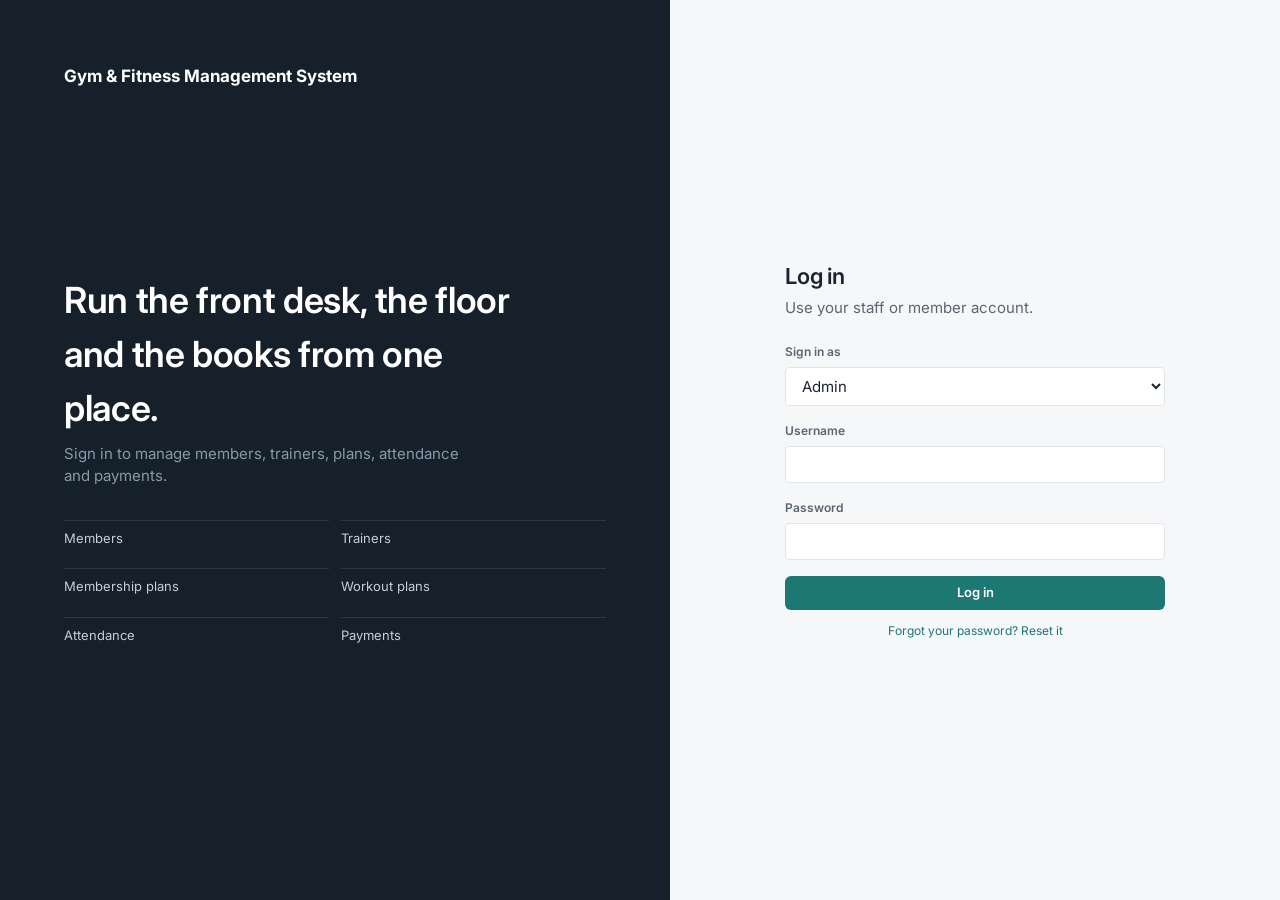
<file: index.html>
<!DOCTYPE html>
<html lang="en">
<head>
<meta charset="utf-8">
<meta name="viewport" content="width=device-width, initial-scale=1">
<title>Log in | Gym &amp; Fitness Management System</title>
<link rel="stylesheet" href="css/variables.css">
<link rel="stylesheet" href="css/base.css">
<link rel="stylesheet" href="css/components.css">
<link rel="stylesheet" href="css/pages.css">
</head>
<body>
<main class="auth-page">
  <section class="auth-side">
    <div class="brand">Gym &amp; Fitness Management System</div>
    <div>
      <h1>Run the front desk, the floor and the books from one place.</h1>
      <p>Sign in to manage members, trainers, plans, attendance and payments.</p>
      <ul class="module-list">
        <li>Members</li><li>Trainers</li><li>Membership plans</li><li>Workout plans</li><li>Attendance</li><li>Payments</li>
      </ul>
    </div>
    <span></span>
  </section>
  <section class="auth-form-wrap">
    <div class="auth-form">
      <h2>Log in</h2>
      <p class="subtitle text-muted">Use your staff or member account.</p>
      <div class="stack">
        <div class="field"><label for="role">Sign in as</label>
          <select id="role"><option>Admin</option><option>Receptionist</option><option>Trainer</option><option>Member</option></select></div>
        <div class="field"><label for="user">Username</label><input id="user" type="text" autocomplete="username"></div>
        <div class="field"><label for="pass">Password</label><input id="pass" type="password" autocomplete="current-password"></div>
      </div>
      <a class="btn btn-primary btn-block" href="dashboard.html">Log in</a>
      <p class="note"><a href="index.html">Forgot your password? Reset it</a></p>
    </div>
  </section>
</main>
<script src="js/utils.js"></script>
<script src="js/toast.js"></script>
</body>
</html>
</file>
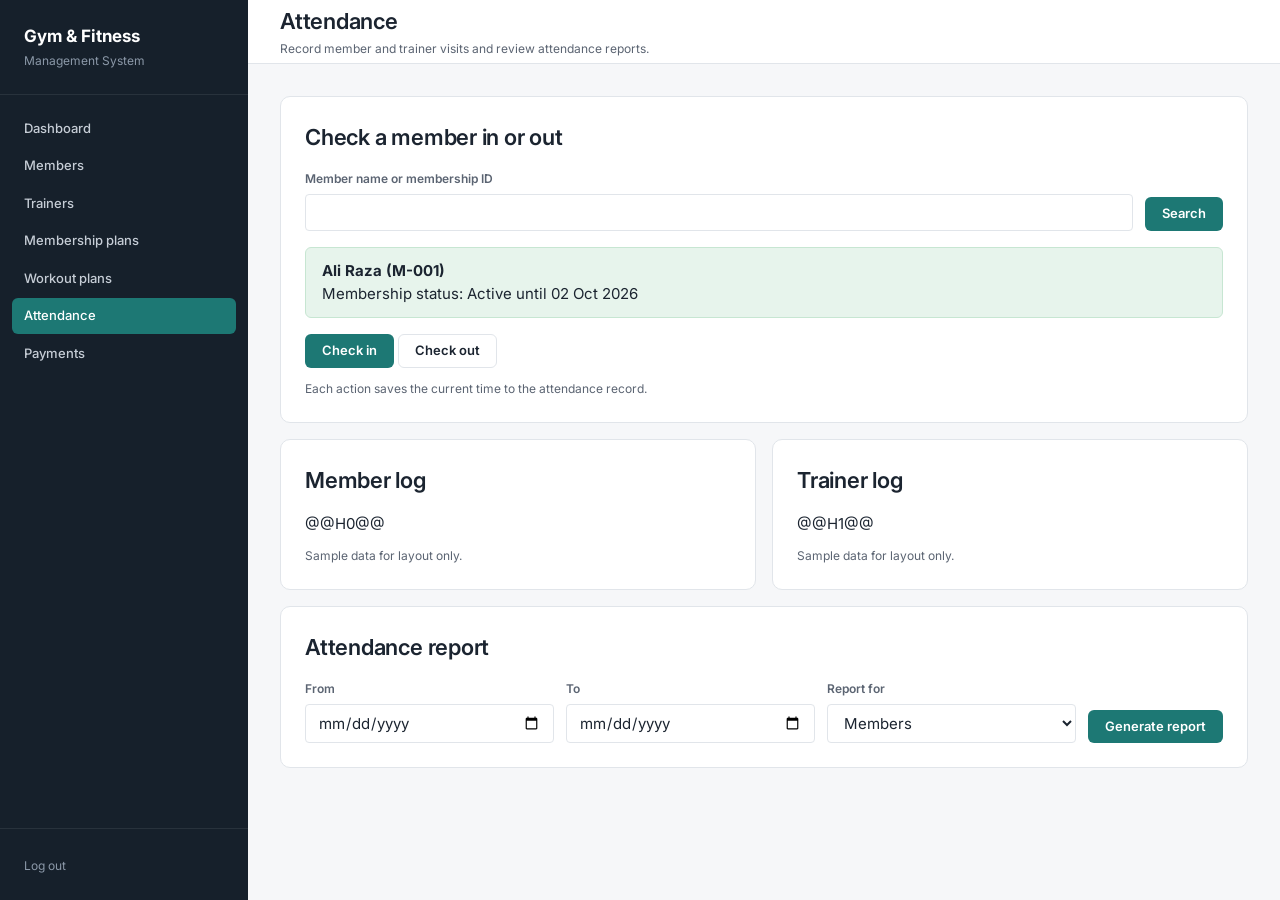
<file: attendance.html>
<!DOCTYPE html>
<html lang="en">
<head>
<meta charset="utf-8">
<meta name="viewport" content="width=device-width, initial-scale=1">
<title>Attendance | Gym &amp; Fitness Management System</title>
<link rel="stylesheet" href="css/variables.css">
<link rel="stylesheet" href="css/base.css">
<link rel="stylesheet" href="css/components.css">
<link rel="stylesheet" href="css/pages.css">
</head>
<body>
<div class="app-shell">
  <aside class="sidebar">
    <div class="sidebar-brand"><span class="name">Gym &amp; Fitness</span><span class="tagline">Management System</span></div>
    <nav class="sidebar-nav" aria-label="Main">
      <a href="dashboard.html">Dashboard</a>
      <a href="members.html">Members</a>
      <a href="trainers.html">Trainers</a>
      <a href="plans.html">Membership plans</a>
      <a href="workouts.html">Workout plans</a>
      <a href="attendance.html" class="active" aria-current="page">Attendance</a>
      <a href="payments.html">Payments</a>
    </nav>
    <div class="sidebar-footer"><a class="logout-link" href="index.html">Log out</a></div>
  </aside>
  <div class="main">
    <header class="topbar"><div><h1>Attendance</h1><div class="topbar-sub">Record member and trainer visits and review attendance reports.</div></div></header>
    <main class="content">

  <div class="card">
    <div class="card-header"><h2>Check a member in or out</h2></div>
    <div class="filter-bar"><div class="field"><label for="as">Member name or membership ID</label><input id="as" type="search"></div><a class="btn btn-primary" href="attendance.html">Search</a></div>
    <div class="status-panel"><b>Ali Raza (M-001)</b><br>Membership status: Active until 02 Oct 2026</div>
    <a class="btn btn-primary" href="attendance.html">Check in</a> <a class="btn btn-secondary" href="attendance.html">Check out</a>
    <p class="note">Each action saves the current time to the attendance record.</p></div>
  <div class="two">
    <div class="card">
    <div class="card-header"><h2>Member log</h2></div>
      <div class="table-wrap">@@H0@@</div><p class="note">Sample data for layout only.</p></div>
    <div class="card">
    <div class="card-header"><h2>Trainer log</h2></div>
      <div class="table-wrap">@@H1@@</div><p class="note">Sample data for layout only.</p></div>
  </div>
  <div class="card">
    <div class="card-header"><h2>Attendance report</h2></div>
    <div class="filter-bar">
      <div class="field"><label for="rf">From</label><input id="rf" type="date"></div>
      <div class="field"><label for="rt">To</label><input id="rt" type="date"></div>
      <div class="field"><label for="rw">Report for</label><select id="rw"><option>Members</option><option>Trainers</option></select></div>
      <a class="btn btn-primary" href="attendance.html">Generate report</a></div></div>
    </main>
  </div>
</div>
<script src="js/utils.js"></script>
<script src="js/toast.js"></script>

</body>
</html>
</file>
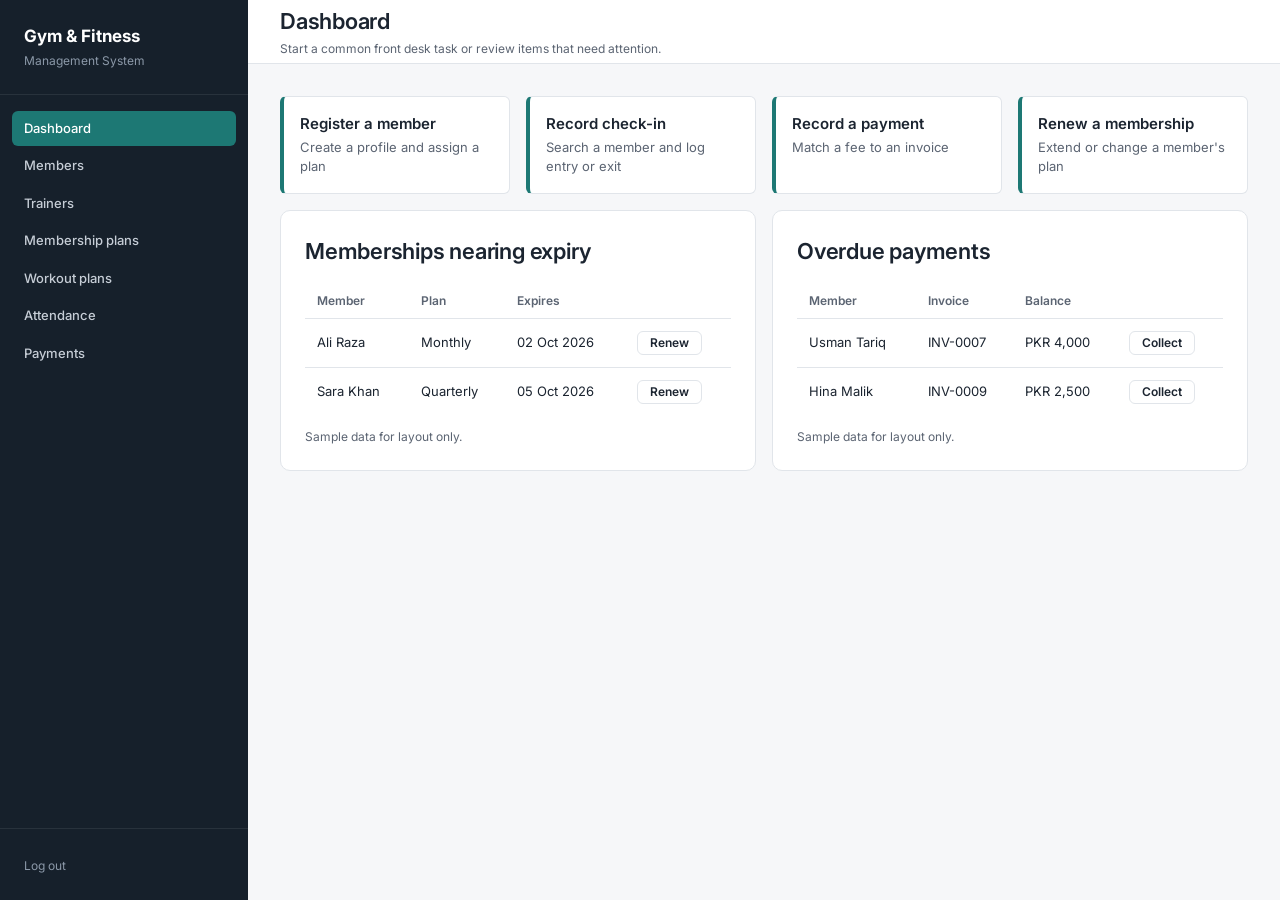
<file: dashboard.html>
<!DOCTYPE html>
<html lang="en">
<head>
<meta charset="utf-8">
<meta name="viewport" content="width=device-width, initial-scale=1">
<title>Dashboard | Gym &amp; Fitness Management System</title>
<link rel="stylesheet" href="css/variables.css">
<link rel="stylesheet" href="css/base.css">
<link rel="stylesheet" href="css/components.css">
<link rel="stylesheet" href="css/pages.css">
</head>
<body>
<div class="app-shell">
  <aside class="sidebar">
    <div class="sidebar-brand"><span class="name">Gym &amp; Fitness</span><span class="tagline">Management System</span></div>
    <nav class="sidebar-nav" aria-label="Main">
      <a href="dashboard.html" class="active" aria-current="page">Dashboard</a>
      <a href="members.html">Members</a>
      <a href="trainers.html">Trainers</a>
      <a href="plans.html">Membership plans</a>
      <a href="workouts.html">Workout plans</a>
      <a href="attendance.html">Attendance</a>
      <a href="payments.html">Payments</a>
    </nav>
    <div class="sidebar-footer"><a class="logout-link" href="index.html">Log out</a></div>
  </aside>
  <div class="main">
    <header class="topbar"><div><h1>Dashboard</h1><div class="topbar-sub">Start a common front desk task or review items that need attention.</div></div></header>
    <main class="content">

  <div class="task-grid">
    <a class="task" href="members.html">Register a member<span>Create a profile and assign a plan</span></a>
    <a class="task" href="attendance.html">Record check-in<span>Search a member and log entry or exit</span></a>
    <a class="task" href="payments.html">Record a payment<span>Match a fee to an invoice</span></a>
    <a class="task" href="plans.html">Renew a membership<span>Extend or change a member's plan</span></a>
  </div>
  <div class="two">
    <div class="card">
    <div class="card-header"><h2>Memberships nearing expiry</h2></div>
      <div class="table-wrap"><table>
<thead><tr><th>Member</th><th>Plan</th><th>Expires</th><th></th></tr></thead>
<tbody>
<tr><td>Ali Raza</td><td>Monthly</td><td>02 Oct 2026</td><td><div class="row-actions"><a class="btn btn-secondary btn-sm" href="plans.html">Renew</a></div></td></tr>
<tr><td>Sara Khan</td><td>Quarterly</td><td>05 Oct 2026</td><td><div class="row-actions"><a class="btn btn-secondary btn-sm" href="plans.html">Renew</a></div></td></tr>
</tbody>
</table></div><p class="note">Sample data for layout only.</p></div>
    <div class="card">
    <div class="card-header"><h2>Overdue payments</h2></div>
      <div class="table-wrap"><table>
<thead><tr><th>Member</th><th>Invoice</th><th>Balance</th><th></th></tr></thead>
<tbody>
<tr><td>Usman Tariq</td><td>INV-0007</td><td>PKR 4,000</td><td><div class="row-actions"><a class="btn btn-secondary btn-sm" href="payments.html">Collect</a></div></td></tr>
<tr><td>Hina Malik</td><td>INV-0009</td><td>PKR 2,500</td><td><div class="row-actions"><a class="btn btn-secondary btn-sm" href="payments.html">Collect</a></div></td></tr>
</tbody>
</table></div><p class="note">Sample data for layout only.</p></div>
  </div>
    </main>
  </div>
</div>
<script src="js/utils.js"></script>
<script src="js/toast.js"></script>

</body>
</html>
</file>
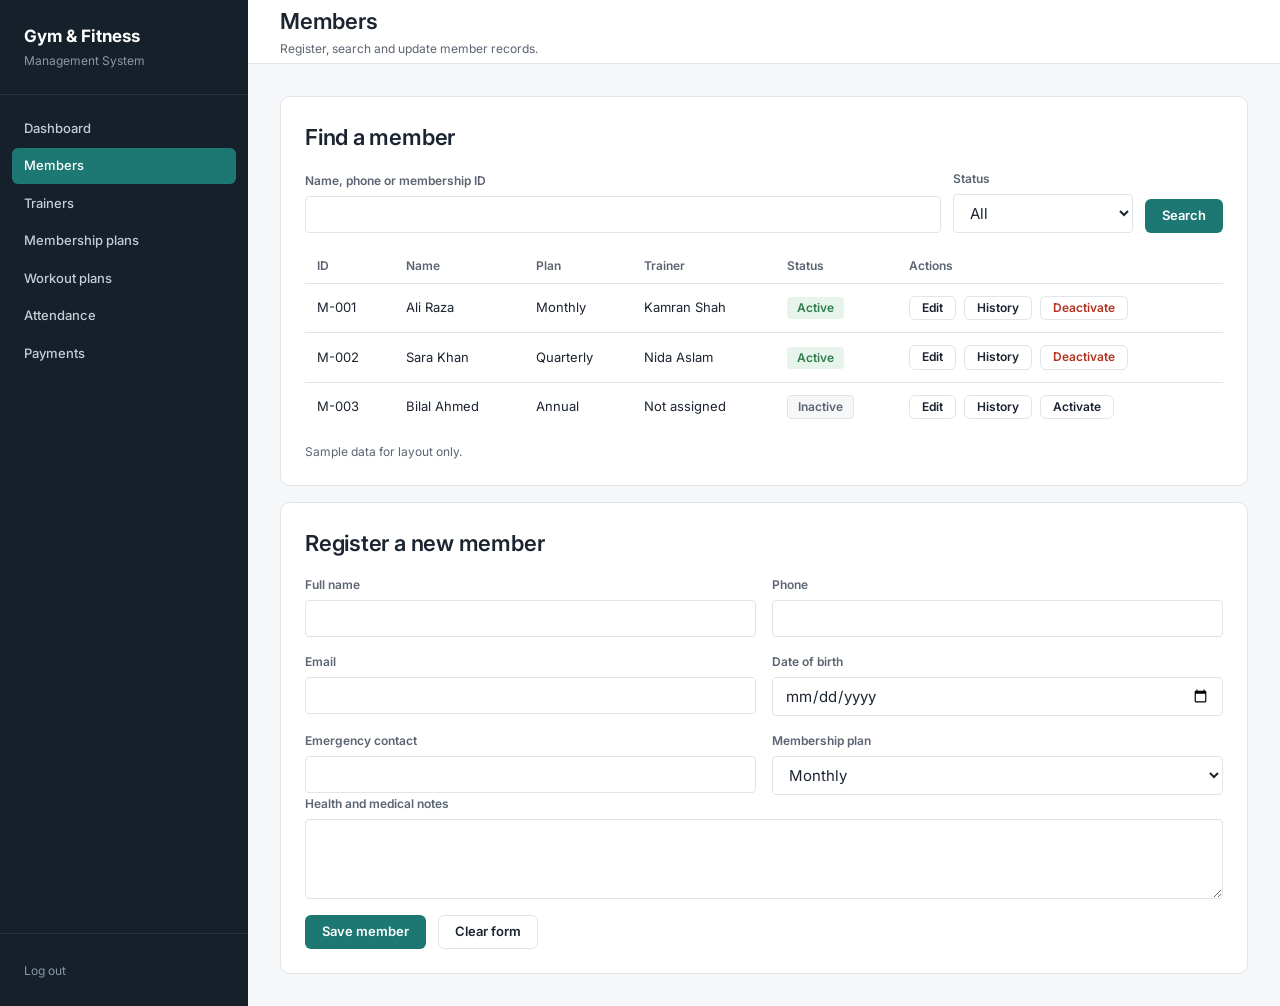
<file: members.html>
<!DOCTYPE html>
<html lang="en">
<head>
<meta charset="utf-8">
<meta name="viewport" content="width=device-width, initial-scale=1">
<title>Members | Gym &amp; Fitness Management System</title>
<link rel="stylesheet" href="css/variables.css">
<link rel="stylesheet" href="css/base.css">
<link rel="stylesheet" href="css/components.css">
<link rel="stylesheet" href="css/pages.css">
</head>
<body>
<div class="app-shell">
  <aside class="sidebar">
    <div class="sidebar-brand"><span class="name">Gym &amp; Fitness</span><span class="tagline">Management System</span></div>
    <nav class="sidebar-nav" aria-label="Main">
      <a href="dashboard.html">Dashboard</a>
      <a href="members.html" class="active" aria-current="page">Members</a>
      <a href="trainers.html">Trainers</a>
      <a href="plans.html">Membership plans</a>
      <a href="workouts.html">Workout plans</a>
      <a href="attendance.html">Attendance</a>
      <a href="payments.html">Payments</a>
    </nav>
    <div class="sidebar-footer"><a class="logout-link" href="index.html">Log out</a></div>
  </aside>
  <div class="main">
    <header class="topbar"><div><h1>Members</h1><div class="topbar-sub">Register, search and update member records.</div></div></header>
    <main class="content">

  <div class="card">
    <div class="card-header"><h2>Find a member</h2></div>
    <div class="filter-bar">
      <div class="field"><label for="ms">Name, phone or membership ID</label><input id="ms" type="search"></div>
      <div class="field" style="max-width:180px"><label for="mf">Status</label><select id="mf"><option>All</option><option>Active</option><option>Inactive</option></select></div>
      <a class="btn btn-primary" href="members.html">Search</a>
    </div>
    <div class="table-wrap"><table>
<thead><tr><th>ID</th><th>Name</th><th>Plan</th><th>Trainer</th><th>Status</th><th>Actions</th></tr></thead>
<tbody>
<tr><td>M-001</td><td>Ali Raza</td><td>Monthly</td><td>Kamran Shah</td><td><span class="badge badge-success">Active</span></td><td><div class="row-actions"><a class="btn btn-secondary btn-sm" href="members.html">Edit</a>
<a class="btn btn-secondary btn-sm" href="members.html">History</a>
<a class="btn btn-danger btn-sm" href="members.html">Deactivate</a></div></td></tr>
<tr><td>M-002</td><td>Sara Khan</td><td>Quarterly</td><td>Nida Aslam</td><td><span class="badge badge-success">Active</span></td><td><div class="row-actions"><a class="btn btn-secondary btn-sm" href="members.html">Edit</a>
<a class="btn btn-secondary btn-sm" href="members.html">History</a>
<a class="btn btn-danger btn-sm" href="members.html">Deactivate</a></div></td></tr>
<tr><td>M-003</td><td>Bilal Ahmed</td><td>Annual</td><td>Not assigned</td><td><span class="badge badge-neutral">Inactive</span></td><td><div class="row-actions"><a class="btn btn-secondary btn-sm" href="members.html">Edit</a>
<a class="btn btn-secondary btn-sm" href="members.html">History</a>
<a class="btn btn-secondary btn-sm" href="members.html">Activate</a></div></td></tr>
</tbody>
</table></div><p class="note">Sample data for layout only.</p></div>
  <div class="card">
    <div class="card-header"><h2>Register a new member</h2></div>
    <div class="form-grid">
      <div class="field"><label for="mn">Full name</label><input id="mn"></div>
      <div class="field"><label for="mp">Phone</label><input id="mp" type="tel"></div>
      <div class="field"><label for="me">Email</label><input id="me" type="email"></div>
      <div class="field"><label for="md">Date of birth</label><input id="md" type="date"></div>
      <div class="field"><label for="mc">Emergency contact</label><input id="mc"></div>
      <div class="field"><label for="mpl">Membership plan</label><select id="mpl"><option>Monthly</option><option>Quarterly</option><option>Annual</option></select></div>
    </div>
    <div class="field"><label for="mh">Health and medical notes</label><textarea id="mh"></textarea></div>
    <div class="form-actions"><a class="btn btn-primary" href="members.html">Save member</a> <a class="btn btn-secondary" href="members.html">Clear form</a></div>
  </div>
    </main>
  </div>
</div>
<script src="js/utils.js"></script>
<script src="js/toast.js"></script>

</body>
</html>
</file>
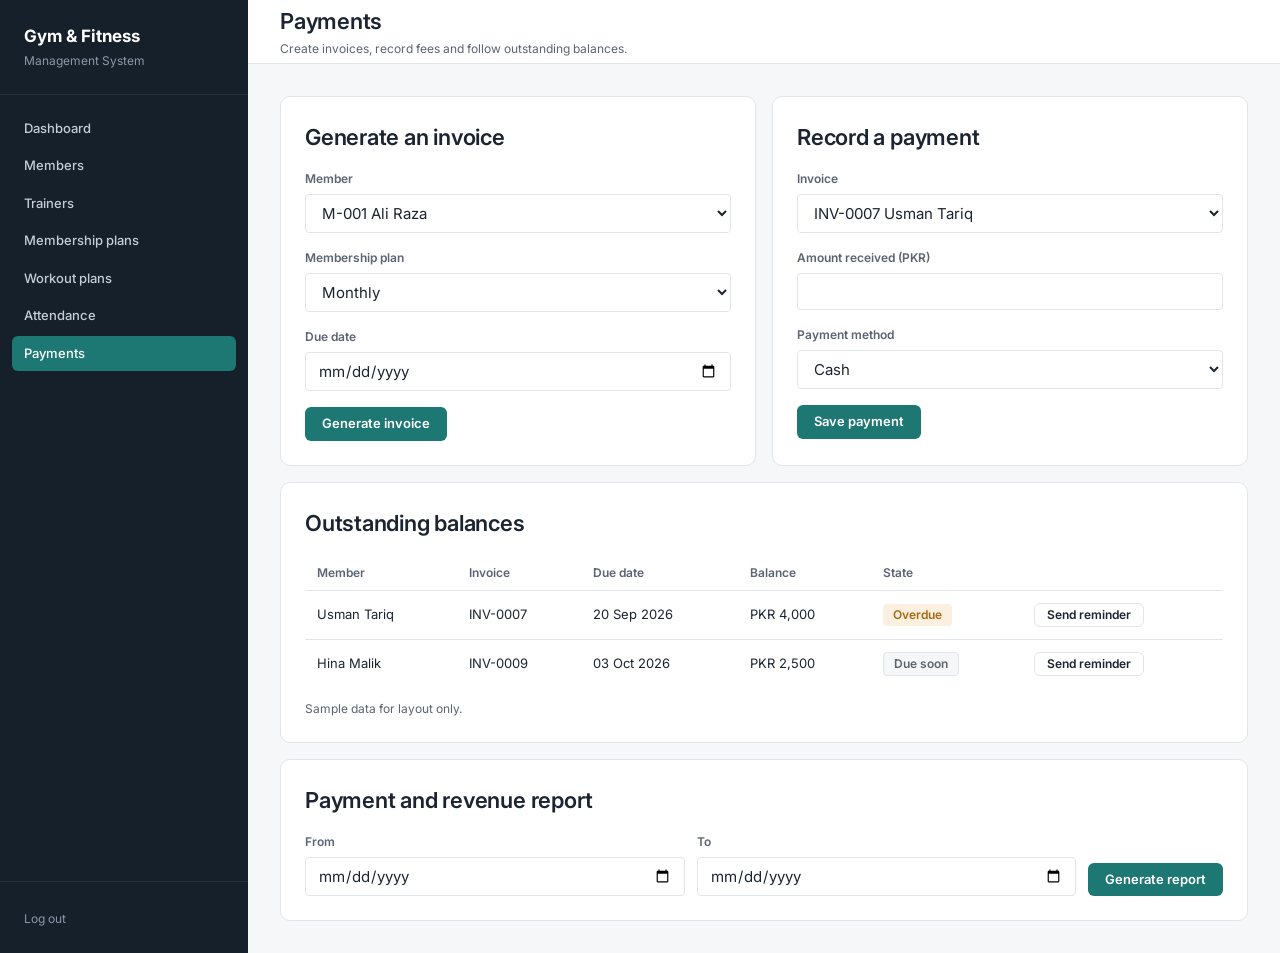
<file: payments.html>
<!DOCTYPE html>
<html lang="en">
<head>
<meta charset="utf-8">
<meta name="viewport" content="width=device-width, initial-scale=1">
<title>Payments | Gym &amp; Fitness Management System</title>
<link rel="stylesheet" href="css/variables.css">
<link rel="stylesheet" href="css/base.css">
<link rel="stylesheet" href="css/components.css">
<link rel="stylesheet" href="css/pages.css">
</head>
<body>
<div class="app-shell">
  <aside class="sidebar">
    <div class="sidebar-brand"><span class="name">Gym &amp; Fitness</span><span class="tagline">Management System</span></div>
    <nav class="sidebar-nav" aria-label="Main">
      <a href="dashboard.html">Dashboard</a>
      <a href="members.html">Members</a>
      <a href="trainers.html">Trainers</a>
      <a href="plans.html">Membership plans</a>
      <a href="workouts.html">Workout plans</a>
      <a href="attendance.html">Attendance</a>
      <a href="payments.html" class="active" aria-current="page">Payments</a>
    </nav>
    <div class="sidebar-footer"><a class="logout-link" href="index.html">Log out</a></div>
  </aside>
  <div class="main">
    <header class="topbar"><div><h1>Payments</h1><div class="topbar-sub">Create invoices, record fees and follow outstanding balances.</div></div></header>
    <main class="content">

  <div class="two">
    <div class="card">
    <div class="card-header"><h2>Generate an invoice</h2></div>
<div class="stack">
<div class="field"><label for="im">Member</label><select id="im"><option>M-001 Ali Raza</option><option>M-002 Sara Khan</option></select></div>
      <div class="field"><label for="ip">Membership plan</label><select id="ip"><option>Monthly</option><option>Quarterly</option><option>Annual</option></select></div>
      <div class="field"><label for="id">Due date</label><input id="id" type="date"></div>
</div>      <div class="form-actions"><a class="btn btn-primary" href="payments.html">Generate invoice</a></div></div>
    <div class="card">
    <div class="card-header"><h2>Record a payment</h2></div>
<div class="stack">
<div class="field"><label for="pi">Invoice</label><select id="pi"><option>INV-0007 Usman Tariq</option><option>INV-0009 Hina Malik</option></select></div>
      <div class="field"><label for="pa2">Amount received (PKR)</label><input id="pa2" type="number" min="0"></div>
      <div class="field"><label for="pmth">Payment method</label><select id="pmth"><option>Cash</option><option>Bank transfer</option><option>Card</option></select></div>
</div>      <div class="form-actions"><a class="btn btn-primary" href="payments.html">Save payment</a></div></div>
  </div>
  <div class="card">
    <div class="card-header"><h2>Outstanding balances</h2></div>
    <div class="table-wrap"><table>
<thead><tr><th>Member</th><th>Invoice</th><th>Due date</th><th>Balance</th><th>State</th><th></th></tr></thead>
<tbody>
<tr><td>Usman Tariq</td><td>INV-0007</td><td>20 Sep 2026</td><td>PKR 4,000</td><td><span class="badge badge-warning">Overdue</span></td><td><div class="row-actions"><a class="btn btn-secondary btn-sm" href="payments.html">Send reminder</a></div></td></tr>
<tr><td>Hina Malik</td><td>INV-0009</td><td>03 Oct 2026</td><td>PKR 2,500</td><td><span class="badge badge-neutral">Due soon</span></td><td><div class="row-actions"><a class="btn btn-secondary btn-sm" href="payments.html">Send reminder</a></div></td></tr>
</tbody>
</table></div><p class="note">Sample data for layout only.</p></div>
  <div class="card">
    <div class="card-header"><h2>Payment and revenue report</h2></div>
    <div class="filter-bar">
      <div class="field"><label for="vf">From</label><input id="vf" type="date"></div>
      <div class="field"><label for="vt">To</label><input id="vt" type="date"></div>
      <a class="btn btn-primary" href="payments.html">Generate report</a></div></div>
    </main>
  </div>
</div>
<script src="js/utils.js"></script>
<script src="js/toast.js"></script>

</body>
</html>
</file>
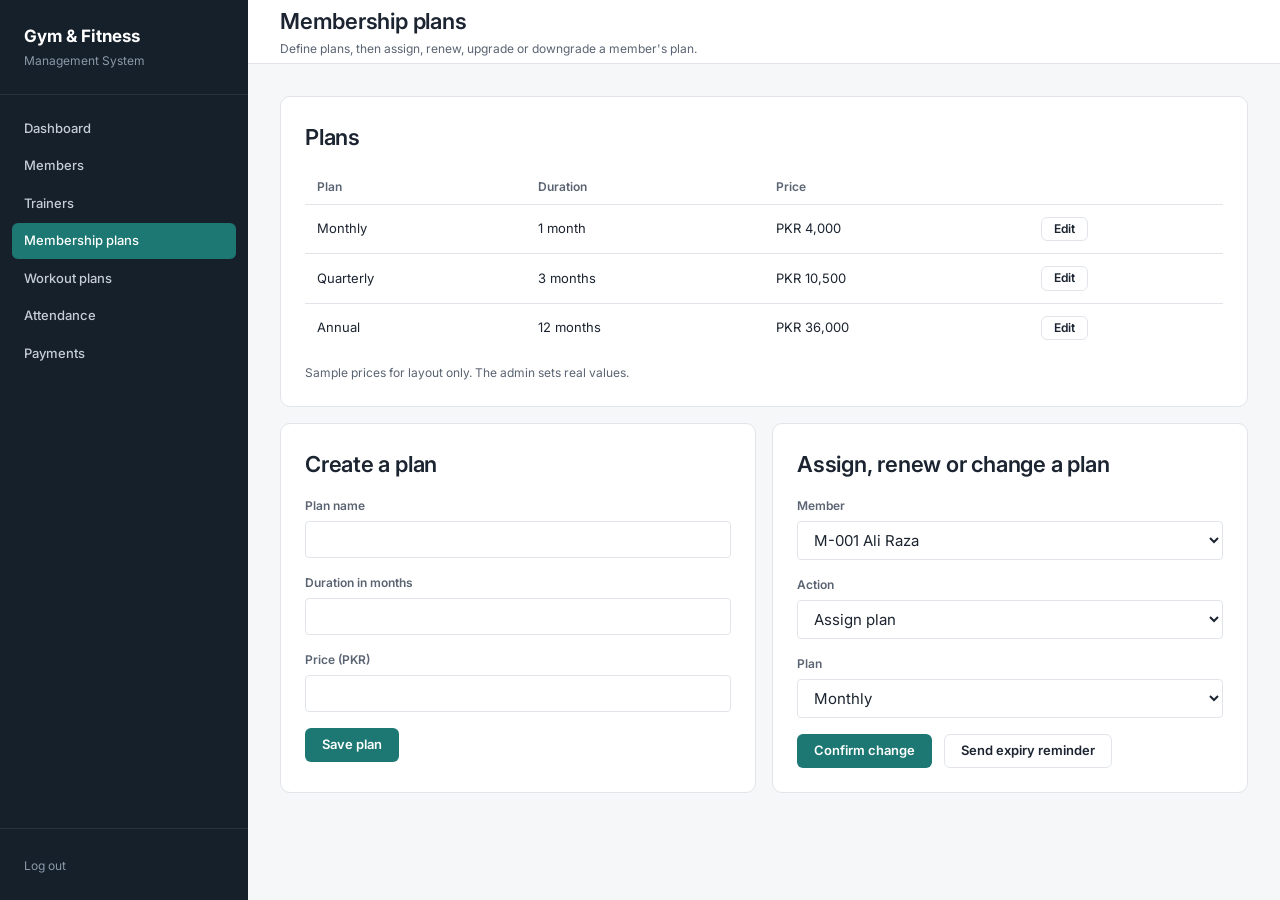
<file: plans.html>
<!DOCTYPE html>
<html lang="en">
<head>
<meta charset="utf-8">
<meta name="viewport" content="width=device-width, initial-scale=1">
<title>Membership plans | Gym &amp; Fitness Management System</title>
<link rel="stylesheet" href="css/variables.css">
<link rel="stylesheet" href="css/base.css">
<link rel="stylesheet" href="css/components.css">
<link rel="stylesheet" href="css/pages.css">
</head>
<body>
<div class="app-shell">
  <aside class="sidebar">
    <div class="sidebar-brand"><span class="name">Gym &amp; Fitness</span><span class="tagline">Management System</span></div>
    <nav class="sidebar-nav" aria-label="Main">
      <a href="dashboard.html">Dashboard</a>
      <a href="members.html">Members</a>
      <a href="trainers.html">Trainers</a>
      <a href="plans.html" class="active" aria-current="page">Membership plans</a>
      <a href="workouts.html">Workout plans</a>
      <a href="attendance.html">Attendance</a>
      <a href="payments.html">Payments</a>
    </nav>
    <div class="sidebar-footer"><a class="logout-link" href="index.html">Log out</a></div>
  </aside>
  <div class="main">
    <header class="topbar"><div><h1>Membership plans</h1><div class="topbar-sub">Define plans, then assign, renew, upgrade or downgrade a member's plan.</div></div></header>
    <main class="content">

  <div class="card">
    <div class="card-header"><h2>Plans</h2></div>
    <div class="table-wrap"><table>
<thead><tr><th>Plan</th><th>Duration</th><th>Price</th><th></th></tr></thead>
<tbody>
<tr><td>Monthly</td><td>1 month</td><td>PKR 4,000</td><td><div class="row-actions"><a class="btn btn-secondary btn-sm" href="plans.html">Edit</a></div></td></tr>
<tr><td>Quarterly</td><td>3 months</td><td>PKR 10,500</td><td><div class="row-actions"><a class="btn btn-secondary btn-sm" href="plans.html">Edit</a></div></td></tr>
<tr><td>Annual</td><td>12 months</td><td>PKR 36,000</td><td><div class="row-actions"><a class="btn btn-secondary btn-sm" href="plans.html">Edit</a></div></td></tr>
</tbody>
</table></div><p class="note">Sample prices for layout only. The admin sets real values.</p></div>
  <div class="two">
    <div class="card">
    <div class="card-header"><h2>Create a plan</h2></div>
<div class="stack">
<div class="field"><label for="pn">Plan name</label><input id="pn"></div>
      <div class="field"><label for="pd">Duration in months</label><input id="pd" type="number" min="1"></div>
      <div class="field"><label for="pp">Price (PKR)</label><input id="pp" type="number" min="0"></div>
</div>      <div class="form-actions"><a class="btn btn-primary" href="plans.html">Save plan</a></div></div>
    <div class="card">
    <div class="card-header"><h2>Assign, renew or change a plan</h2></div>
<div class="stack">
<div class="field"><label for="pm">Member</label><select id="pm"><option>M-001 Ali Raza</option><option>M-002 Sara Khan</option></select></div>
      <div class="field"><label for="pa">Action</label><select id="pa"><option>Assign plan</option><option>Renew current plan</option><option>Upgrade</option><option>Downgrade</option></select></div>
      <div class="field"><label for="pt">Plan</label><select id="pt"><option>Monthly</option><option>Quarterly</option><option>Annual</option></select></div>
</div>      <div class="form-actions"><a class="btn btn-primary" href="plans.html">Confirm change</a> <a class="btn btn-secondary" href="plans.html">Send expiry reminder</a></div></div>
  </div>
    </main>
  </div>
</div>
<script src="js/utils.js"></script>
<script src="js/toast.js"></script>

</body>
</html>
</file>
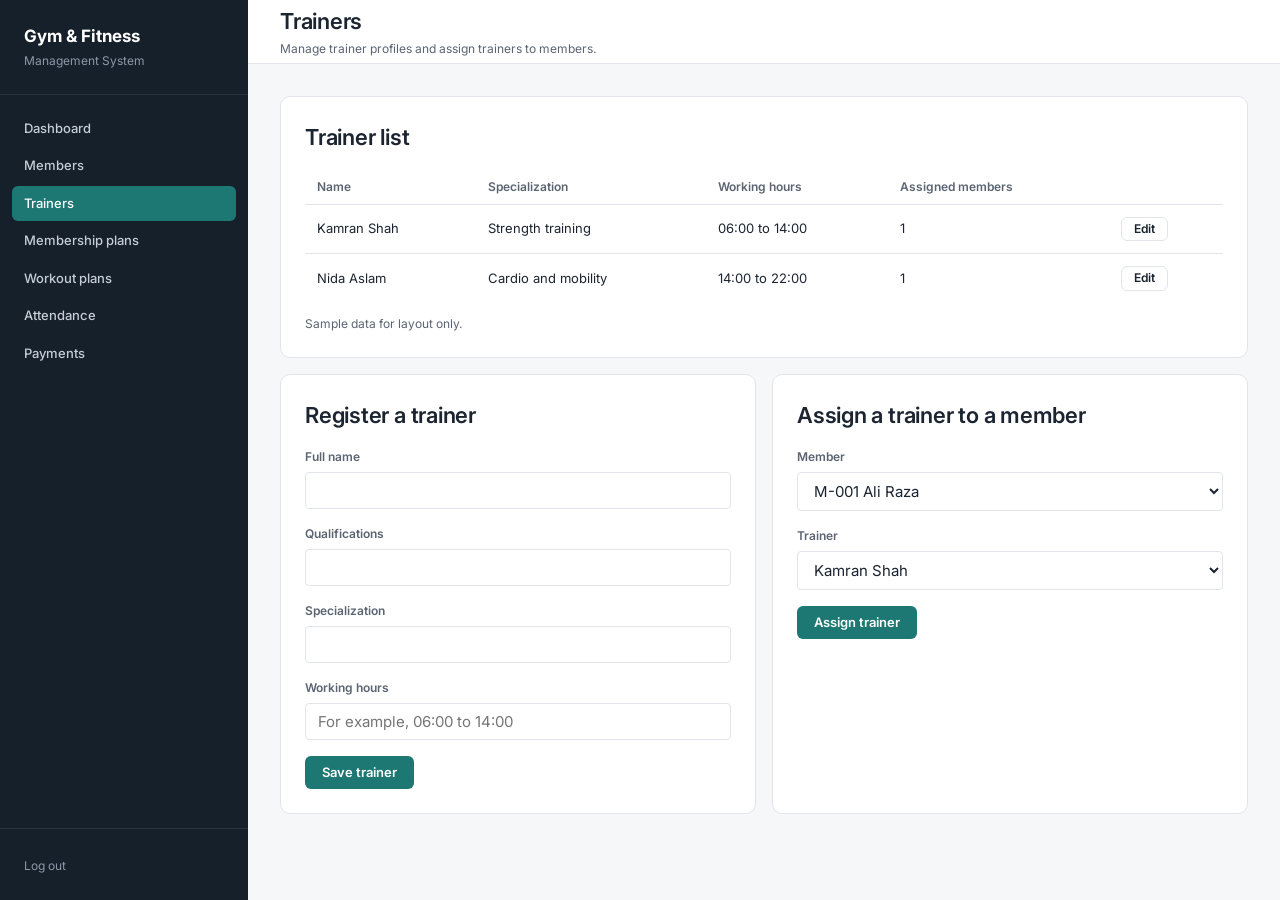
<file: trainers.html>
<!DOCTYPE html>
<html lang="en">
<head>
<meta charset="utf-8">
<meta name="viewport" content="width=device-width, initial-scale=1">
<title>Trainers | Gym &amp; Fitness Management System</title>
<link rel="stylesheet" href="css/variables.css">
<link rel="stylesheet" href="css/base.css">
<link rel="stylesheet" href="css/components.css">
<link rel="stylesheet" href="css/pages.css">
</head>
<body>
<div class="app-shell">
  <aside class="sidebar">
    <div class="sidebar-brand"><span class="name">Gym &amp; Fitness</span><span class="tagline">Management System</span></div>
    <nav class="sidebar-nav" aria-label="Main">
      <a href="dashboard.html">Dashboard</a>
      <a href="members.html">Members</a>
      <a href="trainers.html" class="active" aria-current="page">Trainers</a>
      <a href="plans.html">Membership plans</a>
      <a href="workouts.html">Workout plans</a>
      <a href="attendance.html">Attendance</a>
      <a href="payments.html">Payments</a>
    </nav>
    <div class="sidebar-footer"><a class="logout-link" href="index.html">Log out</a></div>
  </aside>
  <div class="main">
    <header class="topbar"><div><h1>Trainers</h1><div class="topbar-sub">Manage trainer profiles and assign trainers to members.</div></div></header>
    <main class="content">

  <div class="card">
    <div class="card-header"><h2>Trainer list</h2></div>
    <div class="table-wrap"><table>
<thead><tr><th>Name</th><th>Specialization</th><th>Working hours</th><th>Assigned members</th><th></th></tr></thead>
<tbody>
<tr><td>Kamran Shah</td><td>Strength training</td><td>06:00 to 14:00</td><td>1</td><td><div class="row-actions"><a class="btn btn-secondary btn-sm" href="trainers.html">Edit</a></div></td></tr>
<tr><td>Nida Aslam</td><td>Cardio and mobility</td><td>14:00 to 22:00</td><td>1</td><td><div class="row-actions"><a class="btn btn-secondary btn-sm" href="trainers.html">Edit</a></div></td></tr>
</tbody>
</table></div><p class="note">Sample data for layout only.</p></div>
  <div class="two">
    <div class="card">
    <div class="card-header"><h2>Register a trainer</h2></div>
<div class="stack">
<div class="field"><label for="tn">Full name</label><input id="tn"></div>
      <div class="field"><label for="tq">Qualifications</label><input id="tq"></div>
      <div class="field"><label for="ts">Specialization</label><input id="ts"></div>
      <div class="field"><label for="th">Working hours</label><input id="th" placeholder="For example, 06:00 to 14:00"></div>
</div>      <div class="form-actions"><a class="btn btn-primary" href="trainers.html">Save trainer</a></div></div>
    <div class="card">
    <div class="card-header"><h2>Assign a trainer to a member</h2></div>
<div class="stack">
<div class="field"><label for="am">Member</label><select id="am"><option>M-001 Ali Raza</option><option>M-002 Sara Khan</option><option>M-003 Bilal Ahmed</option></select></div>
      <div class="field"><label for="at">Trainer</label><select id="at"><option>Kamran Shah</option><option>Nida Aslam</option></select></div>
</div>      <div class="form-actions"><a class="btn btn-primary" href="trainers.html">Assign trainer</a></div></div>
  </div>
    </main>
  </div>
</div>
<script src="js/utils.js"></script>
<script src="js/toast.js"></script>

</body>
</html>
</file>
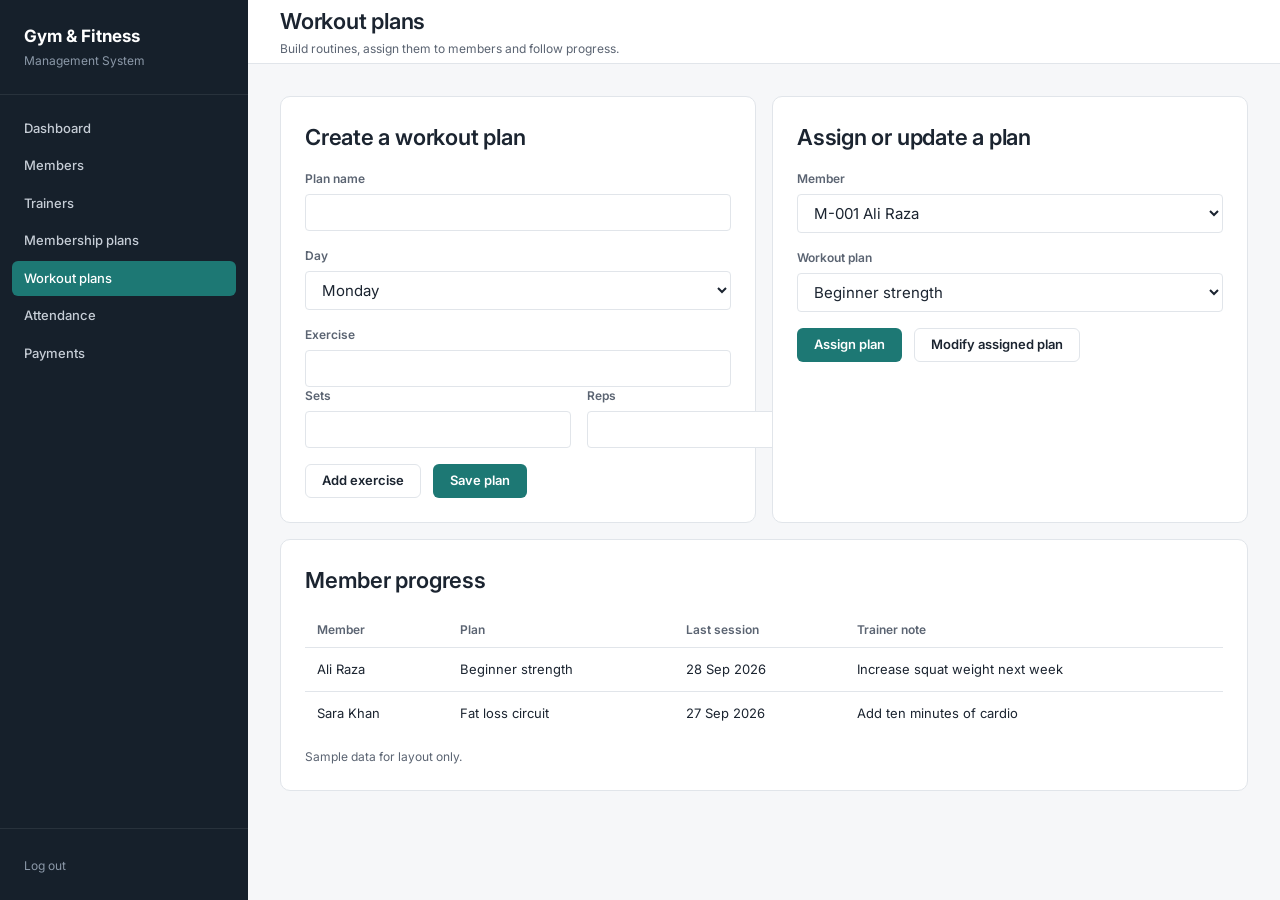
<file: workouts.html>
<!DOCTYPE html>
<html lang="en">
<head>
<meta charset="utf-8">
<meta name="viewport" content="width=device-width, initial-scale=1">
<title>Workout plans | Gym &amp; Fitness Management System</title>
<link rel="stylesheet" href="css/variables.css">
<link rel="stylesheet" href="css/base.css">
<link rel="stylesheet" href="css/components.css">
<link rel="stylesheet" href="css/pages.css">
</head>
<body>
<div class="app-shell">
  <aside class="sidebar">
    <div class="sidebar-brand"><span class="name">Gym &amp; Fitness</span><span class="tagline">Management System</span></div>
    <nav class="sidebar-nav" aria-label="Main">
      <a href="dashboard.html">Dashboard</a>
      <a href="members.html">Members</a>
      <a href="trainers.html">Trainers</a>
      <a href="plans.html">Membership plans</a>
      <a href="workouts.html" class="active" aria-current="page">Workout plans</a>
      <a href="attendance.html">Attendance</a>
      <a href="payments.html">Payments</a>
    </nav>
    <div class="sidebar-footer"><a class="logout-link" href="index.html">Log out</a></div>
  </aside>
  <div class="main">
    <header class="topbar"><div><h1>Workout plans</h1><div class="topbar-sub">Build routines, assign them to members and follow progress.</div></div></header>
    <main class="content">

  <div class="two">
    <div class="card">
    <div class="card-header"><h2>Create a workout plan</h2></div>
<div class="stack">
<div class="field"><label for="wn">Plan name</label><input id="wn"></div>
      <div class="field"><label for="wd">Day</label><select id="wd"><option>Monday</option><option>Tuesday</option><option>Wednesday</option><option>Thursday</option><option>Friday</option><option>Saturday</option></select></div>
      <div class="field"><label for="we">Exercise</label><input id="we"></div>
</div>      <div class="form-grid"><div class="field"><label for="ws">Sets</label><input id="ws" type="number" min="1"></div><div class="field"><label for="wr">Reps</label><input id="wr" type="number" min="1"></div></div>
      <div class="form-actions"><a class="btn btn-secondary" href="workouts.html">Add exercise</a> <a class="btn btn-primary" href="workouts.html">Save plan</a></div></div>
    <div class="card">
    <div class="card-header"><h2>Assign or update a plan</h2></div>
<div class="stack">
<div class="field"><label for="wm">Member</label><select id="wm"><option>M-001 Ali Raza</option><option>M-002 Sara Khan</option></select></div>
      <div class="field"><label for="wp">Workout plan</label><select id="wp"><option>Beginner strength</option><option>Fat loss circuit</option></select></div>
</div>      <div class="form-actions"><a class="btn btn-primary" href="workouts.html">Assign plan</a> <a class="btn btn-secondary" href="workouts.html">Modify assigned plan</a></div></div>
  </div>
  <div class="card">
    <div class="card-header"><h2>Member progress</h2></div>
    <div class="table-wrap"><table>
<thead><tr><th>Member</th><th>Plan</th><th>Last session</th><th>Trainer note</th></tr></thead>
<tbody>
<tr><td>Ali Raza</td><td>Beginner strength</td><td>28 Sep 2026</td><td>Increase squat weight next week</td></tr>
<tr><td>Sara Khan</td><td>Fat loss circuit</td><td>27 Sep 2026</td><td>Add ten minutes of cardio</td></tr>
</tbody>
</table></div><p class="note">Sample data for layout only.</p></div>
    </main>
  </div>
</div>
<script src="js/utils.js"></script>
<script src="js/toast.js"></script>

</body>
</html>
</file>
<file: css/variables.css>
/*
  Design tokens for the Gym & Fitness Management System.
  One accent color, one type family, flat surfaces, square-ish corners.
*/

:root {
  /* Core palette */
  --color-bg: #F6F7F9;
  --color-surface: #FFFFFF;
  --color-sidebar: #16202B;
  --color-sidebar-muted: #8B98A8;
  --color-border: #E1E5EA;
  --color-text: #1B2430;
  --color-text-muted: #5B6472;
  --color-accent: #1D7874;
  --color-accent-dark: #145B57;
  --color-accent-soft: #E6F1F0;

  /* Status colors */
  --color-success: #2F7D4F;
  --color-success-soft: #E7F4EC;
  --color-warning: #A6690F;
  --color-warning-soft: #FBF0DF;
  --color-danger: #B3321F;
  --color-danger-soft: #FBEAE7;

  /* Type */
  --font-ui: "Inter", -apple-system, BlinkMacSystemFont, "Segoe UI", Helvetica, Arial, sans-serif;
  --font-size-xs: 0.75rem;
  --font-size-sm: 0.8125rem;
  --font-size-base: 0.9375rem;
  --font-size-md: 1.0625rem;
  --font-size-lg: 1.375rem;
  --font-size-xl: 1.75rem;
  --font-size-xxl: 2.25rem;

  /* Spacing scale */
  --space-1: 4px;
  --space-2: 8px;
  --space-3: 12px;
  --space-4: 16px;
  --space-5: 24px;
  --space-6: 32px;
  --space-7: 48px;
  --space-8: 64px;

  /* Shape */
  --radius-sm: 4px;
  --radius-md: 6px;
  --radius-lg: 10px;
  --border-width: 1px;

  /* Layout */
  --sidebar-width: 248px;
  --topbar-height: 64px;
  --content-max-width: 1180px;
}

@media (prefers-color-scheme: dark) {
  :root[data-theme="auto"] {
    --color-bg: #10151C;
    --color-surface: #161D27;
    --color-border: #2A333F;
    --color-text: #E7EBEF;
    --color-text-muted: #98A3B1;
    --color-accent-soft: #112B29;
  }
}
</file>
<file: css/base.css>
@import url("https://fonts.googleapis.com/css2?family=Inter:wght@400;500;600;700&display=swap");

* {
  box-sizing: border-box;
}

html, body {
  height: 100%;
}

body {
  margin: 0;
  font-family: var(--font-ui);
  font-size: var(--font-size-base);
  color: var(--color-text);
  background: var(--color-bg);
  line-height: 1.5;
  -webkit-font-smoothing: antialiased;
}

h1, h2, h3, h4 {
  margin: 0 0 var(--space-2) 0;
  font-weight: 600;
  letter-spacing: -0.01em;
}

h1 { font-size: var(--font-size-xl); }
h2 { font-size: var(--font-size-lg); }
h3 { font-size: var(--font-size-md); }

p { margin: 0 0 var(--space-3) 0; color: var(--color-text-muted); }

a { color: var(--color-accent); text-decoration: none; }
a:hover { text-decoration: underline; }

ul { margin: 0; padding: 0; list-style: none; }

button, input, select, textarea {
  font-family: inherit;
  font-size: inherit;
  color: inherit;
}

:focus-visible {
  outline: 2px solid var(--color-accent);
  outline-offset: 2px;
}

@media (prefers-reduced-motion: reduce) {
  * {
    animation-duration: 0.001ms !important;
    transition-duration: 0.001ms !important;
  }
}

/* ---------- App shell ---------- */

.app-shell {
  display: flex;
  min-height: 100vh;
}

.sidebar {
  width: var(--sidebar-width);
  flex-shrink: 0;
  background: var(--color-sidebar);
  color: #fff;
  display: flex;
  flex-direction: column;
  padding: var(--space-5) 0;
}

.sidebar-brand {
  padding: 0 var(--space-5) var(--space-5) var(--space-5);
  border-bottom: 1px solid rgba(255,255,255,0.08);
  margin-bottom: var(--space-4);
}

.sidebar-brand .name {
  font-weight: 700;
  font-size: var(--font-size-md);
  color: #fff;
  display: block;
}

.sidebar-brand .tagline {
  font-size: var(--font-size-xs);
  color: var(--color-sidebar-muted);
  margin-top: 2px;
  display: block;
}

.sidebar-nav {
  flex: 1;
  padding: 0 var(--space-3);
}

.sidebar-nav .nav-group-label {
  font-size: var(--font-size-xs);
  color: var(--color-sidebar-muted);
  padding: var(--space-3) var(--space-3) var(--space-1) var(--space-3);
}

.sidebar-nav a {
  display: flex;
  align-items: center;
  gap: var(--space-3);
  padding: var(--space-2) var(--space-3);
  border-radius: var(--radius-md);
  color: #C6CDD6;
  font-size: var(--font-size-sm);
  font-weight: 500;
  margin-bottom: 2px;
}

.sidebar-nav a:hover {
  background: rgba(255,255,255,0.06);
  text-decoration: none;
  color: #fff;
}

.sidebar-nav a.active {
  background: var(--color-accent);
  color: #fff;
}

.sidebar-nav svg {
  width: 17px;
  height: 17px;
  flex-shrink: 0;
}

.sidebar-footer {
  padding: var(--space-4) var(--space-5) 0 var(--space-5);
  border-top: 1px solid rgba(255,255,255,0.08);
  margin-top: var(--space-4);
}

.user-chip {
  display: flex;
  align-items: center;
  gap: var(--space-3);
}

.user-chip .initials {
  width: 32px;
  height: 32px;
  border-radius: var(--radius-sm);
  background: var(--color-accent);
  color: #fff;
  display: flex;
  align-items: center;
  justify-content: center;
  font-weight: 600;
  font-size: var(--font-size-sm);
}

.user-chip .meta { min-width: 0; }

.user-chip .meta .user-name {
  font-size: var(--font-size-sm);
  font-weight: 600;
  color: #fff;
  white-space: nowrap;
  overflow: hidden;
  text-overflow: ellipsis;
}

.user-chip .meta .user-role {
  font-size: var(--font-size-xs);
  color: var(--color-sidebar-muted);
  text-transform: capitalize;
}

.logout-link {
  display: inline-block;
  margin-top: var(--space-3);
  font-size: var(--font-size-xs);
  color: var(--color-sidebar-muted);
}
.logout-link:hover { color: #fff; }

.main {
  flex: 1;
  min-width: 0;
  display: flex;
  flex-direction: column;
}

.topbar {
  height: var(--topbar-height);
  border-bottom: 1px solid var(--color-border);
  display: flex;
  align-items: center;
  justify-content: space-between;
  padding: 0 var(--space-6);
  background: var(--color-surface);
}

.topbar h1 {
  margin: 0;
  font-size: var(--font-size-lg);
}

.topbar .topbar-sub {
  font-size: var(--font-size-xs);
  color: var(--color-text-muted);
  margin-top: 2px;
}

.content {
  padding: var(--space-6);
  max-width: var(--content-max-width);
  width: 100%;
}

@media (max-width: 860px) {
  .sidebar { display: none; }
  .content { padding: var(--space-4); }
  .topbar { padding: 0 var(--space-4); }
}
</file>
<file: css/components.css>
/* ---------- Buttons ---------- */

.btn {
  display: inline-flex;
  align-items: center;
  justify-content: center;
  gap: var(--space-2);
  padding: var(--space-2) var(--space-4);
  border-radius: var(--radius-md);
  border: var(--border-width) solid transparent;
  font-size: var(--font-size-sm);
  font-weight: 600;
  cursor: pointer;
  line-height: 1.2;
  white-space: nowrap;
}

.btn:disabled { opacity: 0.55; cursor: not-allowed; }

.btn-primary {
  background: var(--color-accent);
  color: #fff;
}
.btn-primary:hover:not(:disabled) { background: var(--color-accent-dark); }

.btn-secondary {
  background: var(--color-surface);
  color: var(--color-text);
  border-color: var(--color-border);
}
.btn-secondary:hover:not(:disabled) { border-color: var(--color-accent); color: var(--color-accent); }

.btn-danger {
  background: var(--color-surface);
  color: var(--color-danger);
  border-color: var(--color-border);
}
.btn-danger:hover:not(:disabled) { background: var(--color-danger-soft); border-color: var(--color-danger); }

.btn-sm { padding: var(--space-1) var(--space-3); font-size: var(--font-size-xs); }
.btn-block { width: 100%; }

/* ---------- Cards ---------- */

.card {
  background: var(--color-surface);
  border: var(--border-width) solid var(--color-border);
  border-radius: var(--radius-lg);
  padding: var(--space-5);
}

.card + .card { margin-top: var(--space-4); }

.card-header {
  display: flex;
  align-items: center;
  justify-content: space-between;
  margin-bottom: var(--space-4);
  gap: var(--space-3);
}

.card-header h2 { margin: 0; }

.card-header .card-desc {
  font-size: var(--font-size-xs);
  color: var(--color-text-muted);
  margin-top: 2px;
}

/* ---------- Stat tiles ---------- */

.stat-grid {
  display: grid;
  grid-template-columns: repeat(auto-fit, minmax(200px, 1fr));
  gap: var(--space-4);
  margin-bottom: var(--space-5);
}

.stat-tile {
  background: var(--color-surface);
  border: var(--border-width) solid var(--color-border);
  border-radius: var(--radius-lg);
  padding: var(--space-4) var(--space-5);
}

.stat-tile .stat-label {
  font-size: var(--font-size-xs);
  color: var(--color-text-muted);
  margin-bottom: var(--space-2);
}

.stat-tile .stat-value {
  font-size: var(--font-size-xxl);
  font-weight: 700;
  line-height: 1;
}

.stat-tile .stat-note {
  font-size: var(--font-size-xs);
  color: var(--color-text-muted);
  margin-top: var(--space-2);
}

/* ---------- Forms ---------- */

.form-grid {
  display: grid;
  grid-template-columns: repeat(2, 1fr);
  gap: var(--space-4);
}

.form-grid .full { grid-column: 1 / -1; }

@media (max-width: 640px) {
  .form-grid { grid-template-columns: 1fr; }
}

.field { display: flex; flex-direction: column; gap: 6px; }

.field label {
  font-size: var(--font-size-xs);
  font-weight: 600;
  color: var(--color-text-muted);
}

.field input,
.field select,
.field textarea {
  border: var(--border-width) solid var(--color-border);
  border-radius: var(--radius-sm);
  padding: var(--space-2) var(--space-3);
  background: var(--color-surface);
  color: var(--color-text);
}

.field input:focus,
.field select:focus,
.field textarea:focus {
  border-color: var(--color-accent);
}

.field textarea { resize: vertical; min-height: 80px; }

.field-hint {
  font-size: var(--font-size-xs);
  color: var(--color-text-muted);
}

.form-actions {
  display: flex;
  gap: var(--space-3);
  margin-top: var(--space-5);
}

/* ---------- Tables ---------- */

.table-wrap { overflow-x: auto; }

table {
  width: 100%;
  border-collapse: collapse;
  font-size: var(--font-size-sm);
}

thead th {
  text-align: left;
  font-size: var(--font-size-xs);
  text-transform: none;
  color: var(--color-text-muted);
  font-weight: 600;
  padding: var(--space-2) var(--space-3);
  border-bottom: 1px solid var(--color-border);
  white-space: nowrap;
}

tbody td {
  padding: var(--space-3);
  border-bottom: 1px solid var(--color-border);
  vertical-align: middle;
}

tbody tr:last-child td { border-bottom: none; }
tbody tr:hover { background: var(--color-bg); }

.row-actions { display: flex; gap: var(--space-2); }

.table-toolbar {
  display: flex;
  align-items: center;
  justify-content: space-between;
  gap: var(--space-3);
  margin-bottom: var(--space-4);
  flex-wrap: wrap;
}

.search-input {
  border: var(--border-width) solid var(--color-border);
  border-radius: var(--radius-sm);
  padding: var(--space-2) var(--space-3);
  min-width: 240px;
  background: var(--color-surface);
}

.empty-state {
  text-align: center;
  padding: var(--space-7) var(--space-4);
  color: var(--color-text-muted);
}

.empty-state .empty-title {
  font-weight: 600;
  color: var(--color-text);
  margin-bottom: var(--space-1);
}

/* ---------- Badges ---------- */

.badge {
  display: inline-flex;
  align-items: center;
  padding: 2px 10px;
  border-radius: var(--radius-sm);
  font-size: var(--font-size-xs);
  font-weight: 600;
}

.badge-success { background: var(--color-success-soft); color: var(--color-success); }
.badge-warning { background: var(--color-warning-soft); color: var(--color-warning); }
.badge-danger  { background: var(--color-danger-soft); color: var(--color-danger); }
.badge-neutral { background: var(--color-bg); color: var(--color-text-muted); border: 1px solid var(--color-border); }

/* ---------- Alerts / toasts ---------- */

.alert {
  border-radius: var(--radius-md);
  padding: var(--space-3) var(--space-4);
  font-size: var(--font-size-sm);
  margin-bottom: var(--space-4);
  border: 1px solid transparent;
}

.alert-error { background: var(--color-danger-soft); color: var(--color-danger); border-color: #F0C6BE; }
.alert-success { background: var(--color-success-soft); color: var(--color-success); border-color: #C7E6D2; }
.alert-info { background: var(--color-accent-soft); color: var(--color-accent-dark); border-color: #C3E0DE; }

.toast-stack {
  position: fixed;
  bottom: var(--space-5);
  right: var(--space-5);
  display: flex;
  flex-direction: column;
  gap: var(--space-2);
  z-index: 60;
}

.toast {
  min-width: 260px;
  max-width: 360px;
  padding: var(--space-3) var(--space-4);
  border-radius: var(--radius-md);
  background: var(--color-text);
  color: #fff;
  font-size: var(--font-size-sm);
  box-shadow: 0 6px 18px rgba(0,0,0,0.18);
}

.toast.toast-error { background: var(--color-danger); }
.toast.toast-success { background: var(--color-success); }

/* ---------- Modal ---------- */

.modal-backdrop {
  position: fixed;
  inset: 0;
  background: rgba(16, 21, 28, 0.5);
  display: flex;
  align-items: flex-start;
  justify-content: center;
  padding: var(--space-7) var(--space-4);
  overflow-y: auto;
  z-index: 50;
}

.modal {
  background: var(--color-surface);
  border-radius: var(--radius-lg);
  padding: var(--space-5);
  width: 100%;
  max-width: 560px;
  border: 1px solid var(--color-border);
}

.modal-header {
  display: flex;
  align-items: flex-start;
  justify-content: space-between;
  margin-bottom: var(--space-4);
}

.modal-close {
  background: none;
  border: none;
  cursor: pointer;
  color: var(--color-text-muted);
  font-size: var(--font-size-md);
  line-height: 1;
  padding: var(--space-1);
}

/* ---------- Auth pages ---------- */

.auth-page {
  min-height: 100vh;
  display: grid;
  grid-template-columns: 1.1fr 1fr;
}

.auth-side {
  background: var(--color-sidebar);
  color: #fff;
  padding: var(--space-8);
  display: flex;
  flex-direction: column;
  justify-content: space-between;
}

.auth-side .brand {
  font-weight: 700;
  font-size: var(--font-size-md);
}

.auth-side h1 {
  font-size: var(--font-size-xxl);
  max-width: 460px;
  color: #fff;
}

.auth-side p {
  color: var(--color-sidebar-muted);
  max-width: 420px;
}

.auth-side .module-list {
  display: grid;
  grid-template-columns: 1fr 1fr;
  gap: var(--space-3);
  margin-top: var(--space-6);
}

.auth-side .module-list li {
  font-size: var(--font-size-sm);
  color: #C6CDD6;
  padding: var(--space-2) 0;
  border-top: 1px solid rgba(255,255,255,0.1);
}

.auth-form-wrap {
  display: flex;
  align-items: center;
  justify-content: center;
  padding: var(--space-6);
}

.auth-form {
  width: 100%;
  max-width: 380px;
}

.auth-form h2 { margin-bottom: var(--space-1); }
.auth-form .subtitle { margin-bottom: var(--space-5); }

.auth-tabs {
  display: flex;
  gap: var(--space-5);
  border-bottom: 1px solid var(--color-border);
  margin-bottom: var(--space-5);
}

.auth-tabs button {
  background: none;
  border: none;
  padding: var(--space-3) 0;
  font-size: var(--font-size-sm);
  font-weight: 600;
  color: var(--color-text-muted);
  cursor: pointer;
  border-bottom: 2px solid transparent;
  margin-bottom: -1px;
}

.auth-tabs button.active {
  color: var(--color-accent);
  border-bottom-color: var(--color-accent);
}

@media (max-width: 860px) {
  .auth-page { grid-template-columns: 1fr; }
  .auth-side { display: none; }
}

/* ---------- Misc ---------- */

.text-muted { color: var(--color-text-muted); }
.mt-0 { margin-top: 0; }
.hidden { display: none !important; }

.spinner {
  width: 16px;
  height: 16px;
  border: 2px solid rgba(255,255,255,0.4);
  border-top-color: #fff;
  border-radius: 50%;
  animation: spin 0.7s linear infinite;
}

@keyframes spin {
  to { transform: rotate(360deg); }
}

.tabs {
  display: flex;
  gap: var(--space-2);
  margin-bottom: var(--space-4);
  border-bottom: 1px solid var(--color-border);
}

.tabs button {
  background: none;
  border: none;
  padding: var(--space-2) var(--space-3);
  font-size: var(--font-size-sm);
  font-weight: 600;
  color: var(--color-text-muted);
  cursor: pointer;
  border-bottom: 2px solid transparent;
  margin-bottom: -1px;
}

.tabs button.active {
  color: var(--color-accent);
  border-bottom-color: var(--color-accent);
}
</file>
<file: css/pages.css>
/*
  Page-level layout helpers for the static mockup pages.
  Built only from the design tokens in variables.css; loaded after components.css.
*/

.content > * + * { margin-top: var(--space-4); }

.two {
  display: grid;
  grid-template-columns: repeat(auto-fit, minmax(340px, 1fr));
  gap: var(--space-4);
}
.two > .card { margin: 0; }

.stack { display: grid; gap: var(--space-4); }

.task-grid {
  display: grid;
  grid-template-columns: repeat(auto-fit, minmax(220px, 1fr));
  gap: var(--space-4);
}

.task {
  display: block;
  padding: var(--space-4);
  background: var(--color-surface);
  border: var(--border-width) solid var(--color-border);
  border-left: 4px solid var(--color-accent);
  border-radius: var(--radius-md);
  color: var(--color-text);
  font-weight: 600;
}
.task:hover { background: var(--color-accent-soft); text-decoration: none; }
.task span {
  display: block;
  margin-top: 2px;
  font-size: var(--font-size-sm);
  font-weight: 400;
  color: var(--color-text-muted);
}

.filter-bar {
  display: flex;
  flex-wrap: wrap;
  align-items: flex-end;
  gap: var(--space-3);
}
.filter-bar .field { flex: 1; min-width: 160px; }
.card .filter-bar { margin-bottom: var(--space-4); }
.card > .filter-bar:last-child { margin-bottom: 0; }

.status-panel {
  padding: var(--space-3) var(--space-4);
  margin-bottom: var(--space-4);
  background: var(--color-success-soft);
  border: var(--border-width) solid #C7E6D2;
  border-radius: var(--radius-md);
}

.note {
  margin: var(--space-3) 0 0;
  font-size: var(--font-size-xs);
  color: var(--color-text-muted);
}

.card .form-actions { margin-top: var(--space-4); flex-wrap: wrap; }
.card > .form-actions:first-child { margin-top: 0; }
.card > .table-wrap + .note { margin-top: var(--space-3); }

.auth-side .module-list { list-style: none; padding: 0; }
.auth-form .field + .field { margin-top: 0; }
.auth-form .stack { margin-bottom: var(--space-4); }
.auth-form .note { text-align: center; }
</file>
